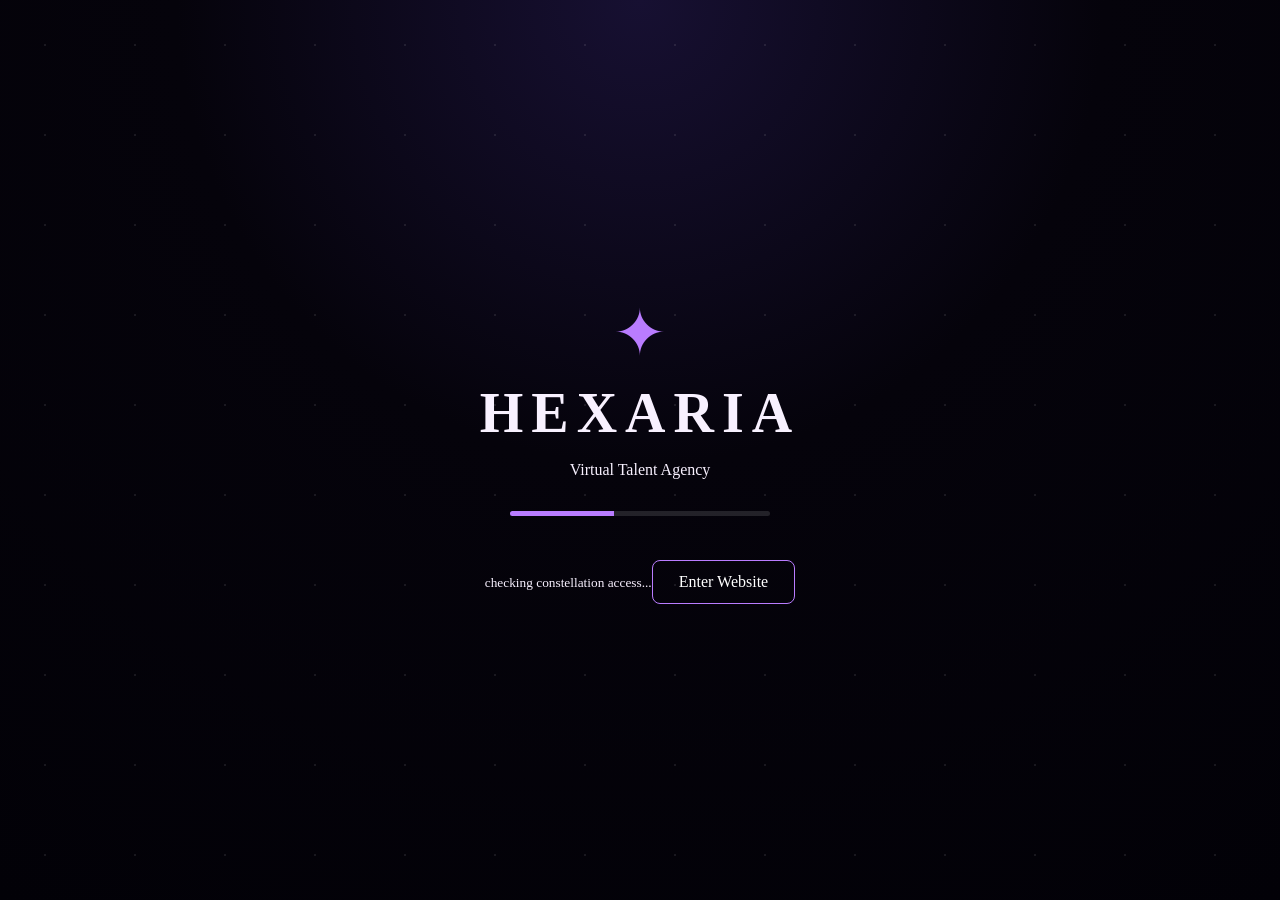
<file: index.html>
<!doctype html><html lang="en"><head><meta charset="UTF-8"><meta name="viewport" content="width=device-width, initial-scale=1.0"><title>Hexaria Gate</title><link rel="stylesheet" href="assets/css/style.css"></head><body class="gate-body"><main class="gate"><div class="gate-mark">✦</div><h1>HEXARIA</h1><p>Virtual Talent Agency</p><div class="loader"><span></span></div><small>checking constellation access...</small><a class="enter" href="home.html">Enter Website</a></main><script>setTimeout(()=>{location.href='home.html'},1800)</script></body></html>
</file>
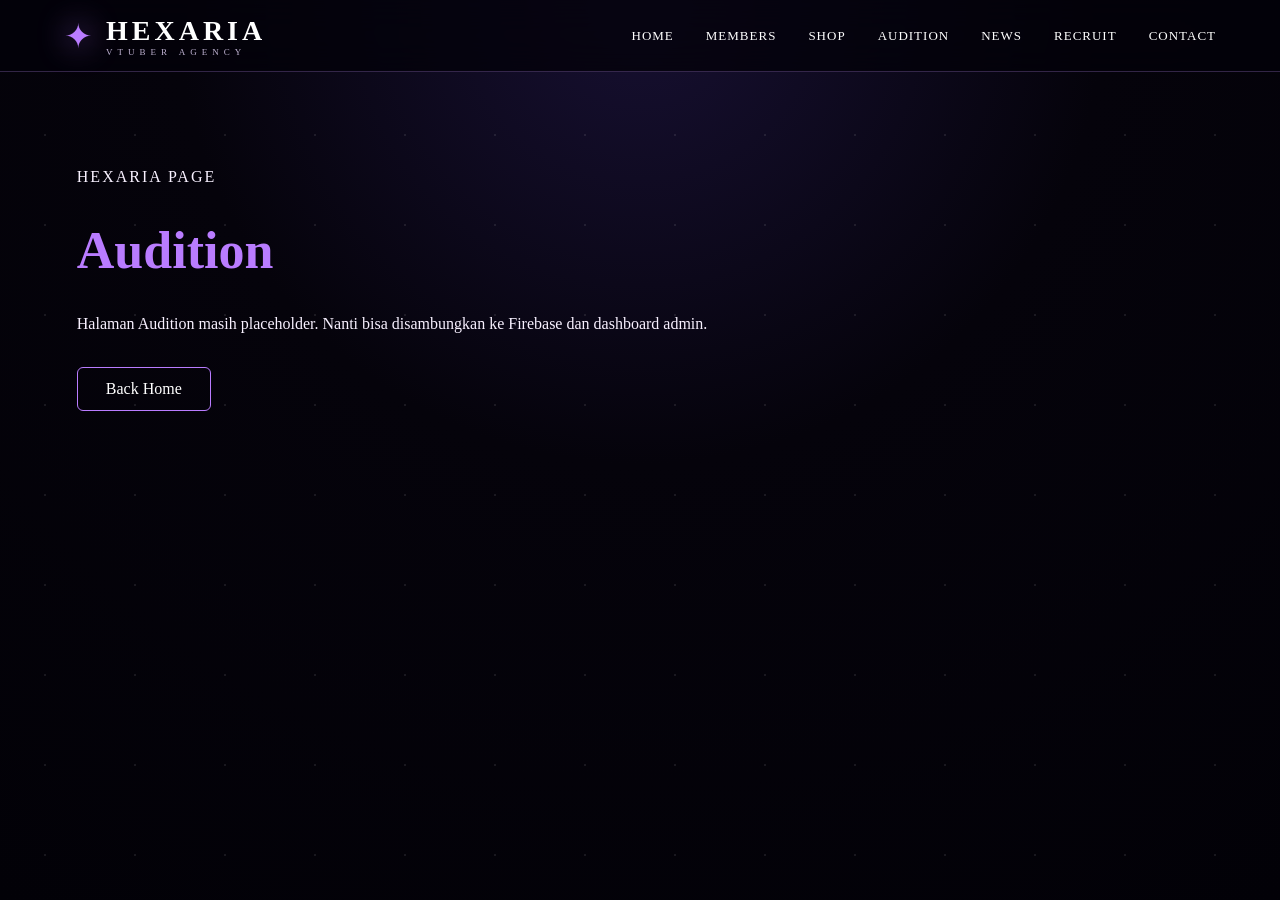
<file: pages/audition.html>
<!doctype html><html lang="en"><head><meta charset="UTF-8"><meta name="viewport" content="width=device-width, initial-scale=1.0"><title>Audition — Hexaria</title><link rel="stylesheet" href="../assets/css/style.css"></head><body><header class="site-header"><a class="brand" href="../home.html"><span>✦</span><div><b>HEXARIA</b><small>VTUBER AGENCY</small></div></a><nav><a href="../home.html">Home</a><a href="../home.html#members">Members</a><a href="shop.html">Shop</a><a href="audition.html">Audition</a><a href="news.html">News</a><a href="recruit.html">Recruit</a><a href="contact.html">Contact</a></nav></header><main class="basic-page"><p class="eyebrow">Hexaria Page</p><h1>Audition</h1><p>Halaman Audition masih placeholder. Nanti bisa disambungkan ke Firebase dan dashboard admin.</p><a class="btn" href="../home.html">Back Home</a></main></body></html>
</file>
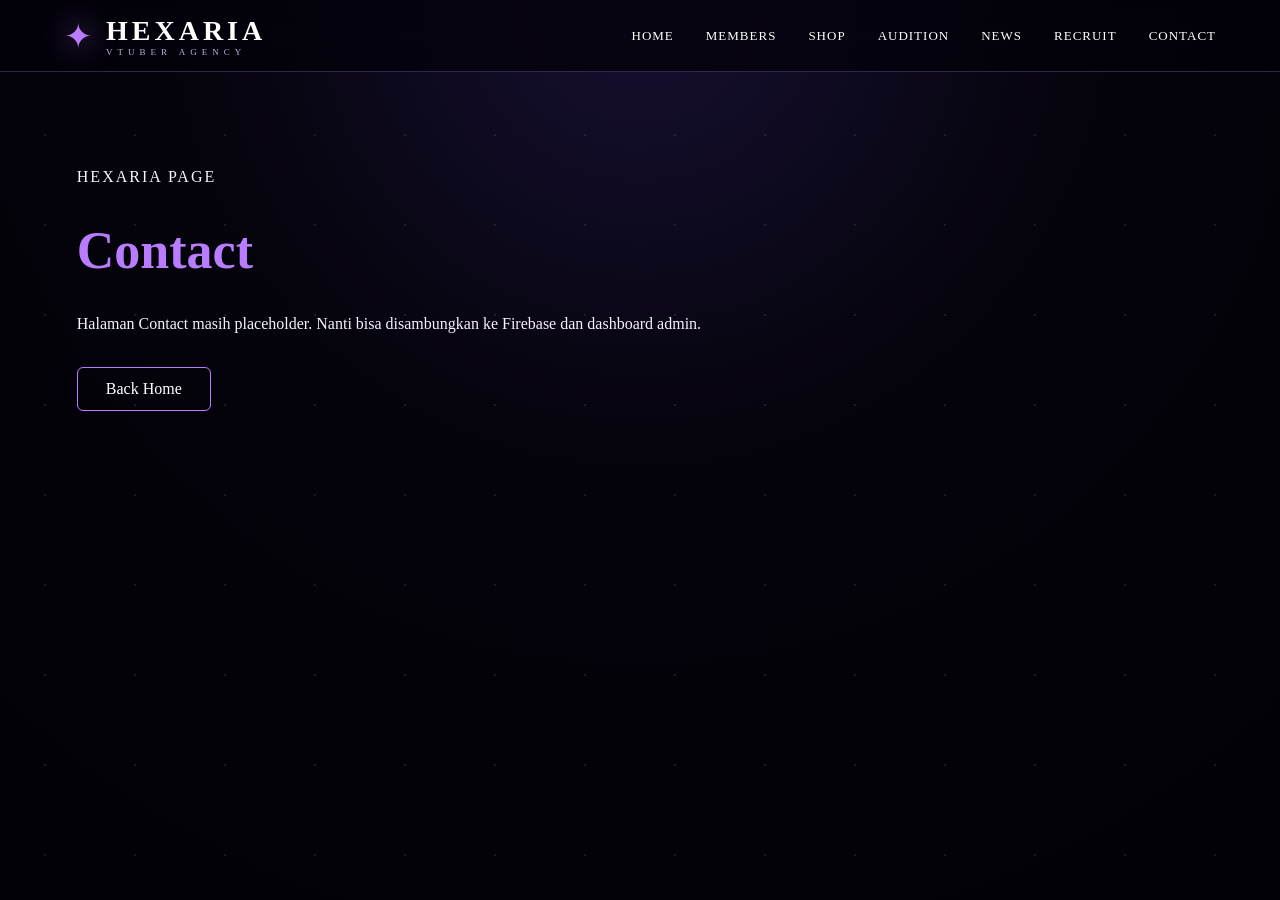
<file: pages/contact.html>
<!doctype html><html lang="en"><head><meta charset="UTF-8"><meta name="viewport" content="width=device-width, initial-scale=1.0"><title>Contact — Hexaria</title><link rel="stylesheet" href="../assets/css/style.css"></head><body><header class="site-header"><a class="brand" href="../home.html"><span>✦</span><div><b>HEXARIA</b><small>VTUBER AGENCY</small></div></a><nav><a href="../home.html">Home</a><a href="../home.html#members">Members</a><a href="shop.html">Shop</a><a href="audition.html">Audition</a><a href="news.html">News</a><a href="recruit.html">Recruit</a><a href="contact.html">Contact</a></nav></header><main class="basic-page"><p class="eyebrow">Hexaria Page</p><h1>Contact</h1><p>Halaman Contact masih placeholder. Nanti bisa disambungkan ke Firebase dan dashboard admin.</p><a class="btn" href="../home.html">Back Home</a></main></body></html>
</file>
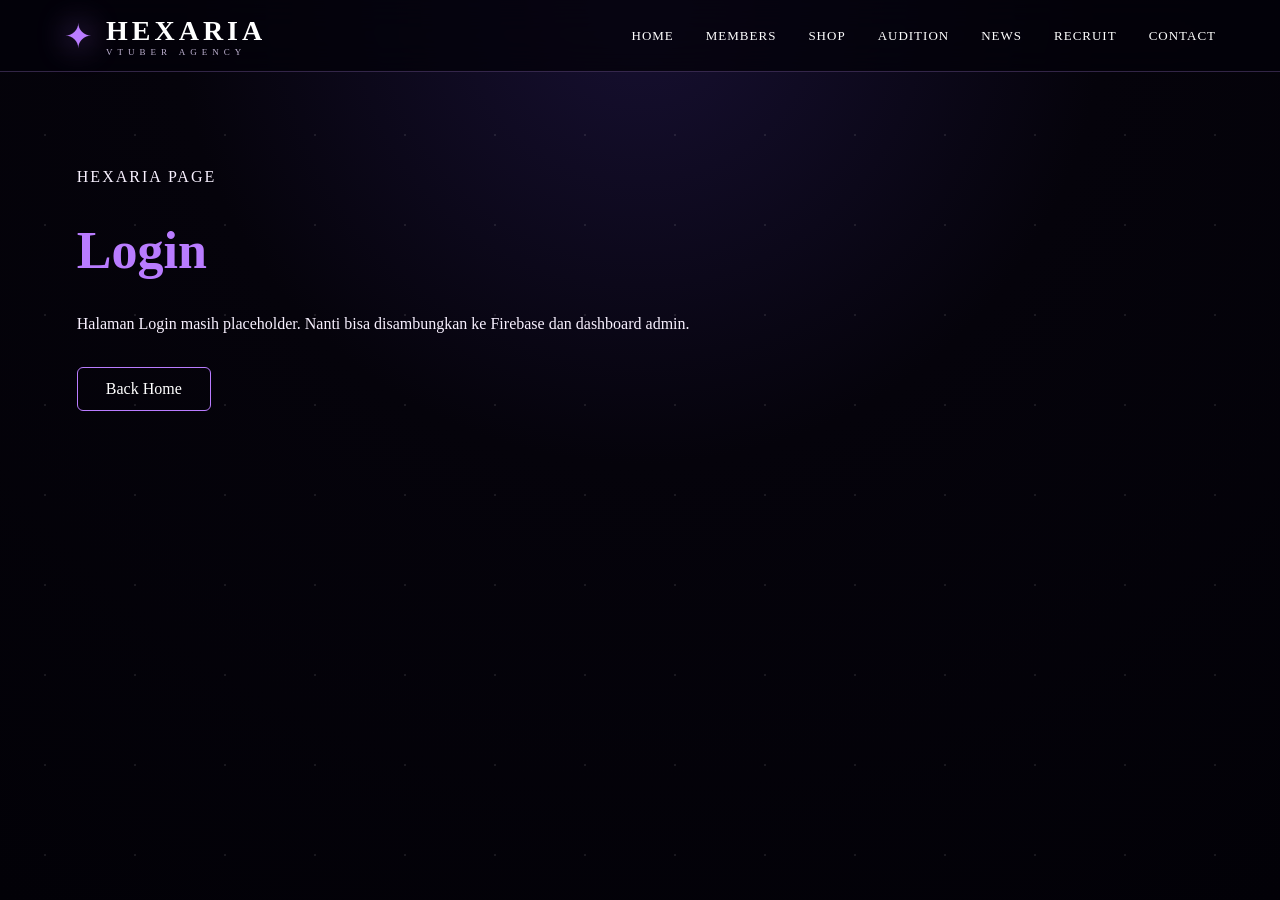
<file: pages/login.html>
<!doctype html><html lang="en"><head><meta charset="UTF-8"><meta name="viewport" content="width=device-width, initial-scale=1.0"><title>Login — Hexaria</title><link rel="stylesheet" href="../assets/css/style.css"></head><body><header class="site-header"><a class="brand" href="../home.html"><span>✦</span><div><b>HEXARIA</b><small>VTUBER AGENCY</small></div></a><nav><a href="../home.html">Home</a><a href="../home.html#members">Members</a><a href="shop.html">Shop</a><a href="audition.html">Audition</a><a href="news.html">News</a><a href="recruit.html">Recruit</a><a href="contact.html">Contact</a></nav></header><main class="basic-page"><p class="eyebrow">Hexaria Page</p><h1>Login</h1><p>Halaman Login masih placeholder. Nanti bisa disambungkan ke Firebase dan dashboard admin.</p><a class="btn" href="../home.html">Back Home</a></main></body></html>
</file>
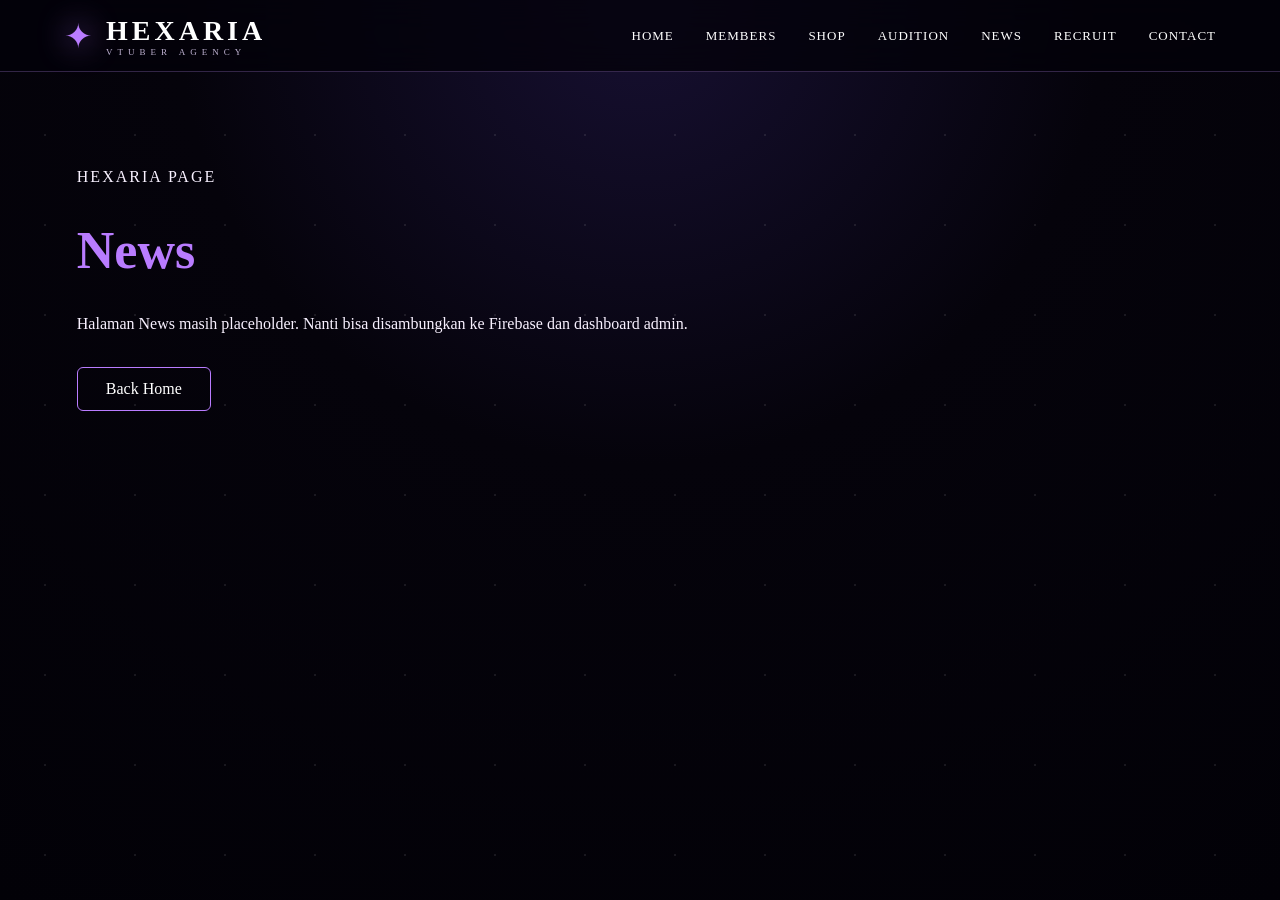
<file: pages/news.html>
<!doctype html><html lang="en"><head><meta charset="UTF-8"><meta name="viewport" content="width=device-width, initial-scale=1.0"><title>News — Hexaria</title><link rel="stylesheet" href="../assets/css/style.css"></head><body><header class="site-header"><a class="brand" href="../home.html"><span>✦</span><div><b>HEXARIA</b><small>VTUBER AGENCY</small></div></a><nav><a href="../home.html">Home</a><a href="../home.html#members">Members</a><a href="shop.html">Shop</a><a href="audition.html">Audition</a><a href="news.html">News</a><a href="recruit.html">Recruit</a><a href="contact.html">Contact</a></nav></header><main class="basic-page"><p class="eyebrow">Hexaria Page</p><h1>News</h1><p>Halaman News masih placeholder. Nanti bisa disambungkan ke Firebase dan dashboard admin.</p><a class="btn" href="../home.html">Back Home</a></main></body></html>
</file>
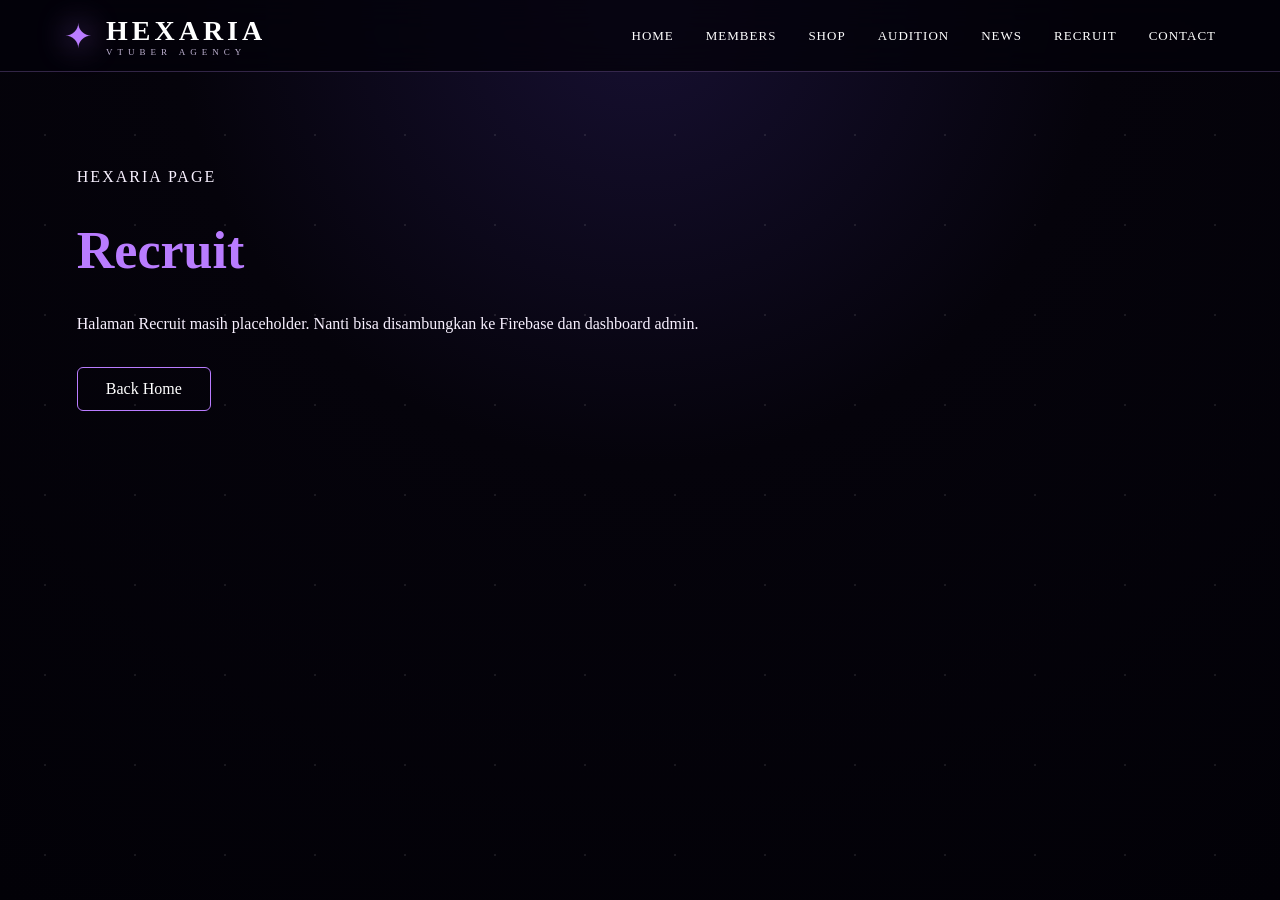
<file: pages/recruit.html>
<!doctype html><html lang="en"><head><meta charset="UTF-8"><meta name="viewport" content="width=device-width, initial-scale=1.0"><title>Recruit — Hexaria</title><link rel="stylesheet" href="../assets/css/style.css"></head><body><header class="site-header"><a class="brand" href="../home.html"><span>✦</span><div><b>HEXARIA</b><small>VTUBER AGENCY</small></div></a><nav><a href="../home.html">Home</a><a href="../home.html#members">Members</a><a href="shop.html">Shop</a><a href="audition.html">Audition</a><a href="news.html">News</a><a href="recruit.html">Recruit</a><a href="contact.html">Contact</a></nav></header><main class="basic-page"><p class="eyebrow">Hexaria Page</p><h1>Recruit</h1><p>Halaman Recruit masih placeholder. Nanti bisa disambungkan ke Firebase dan dashboard admin.</p><a class="btn" href="../home.html">Back Home</a></main></body></html>
</file>
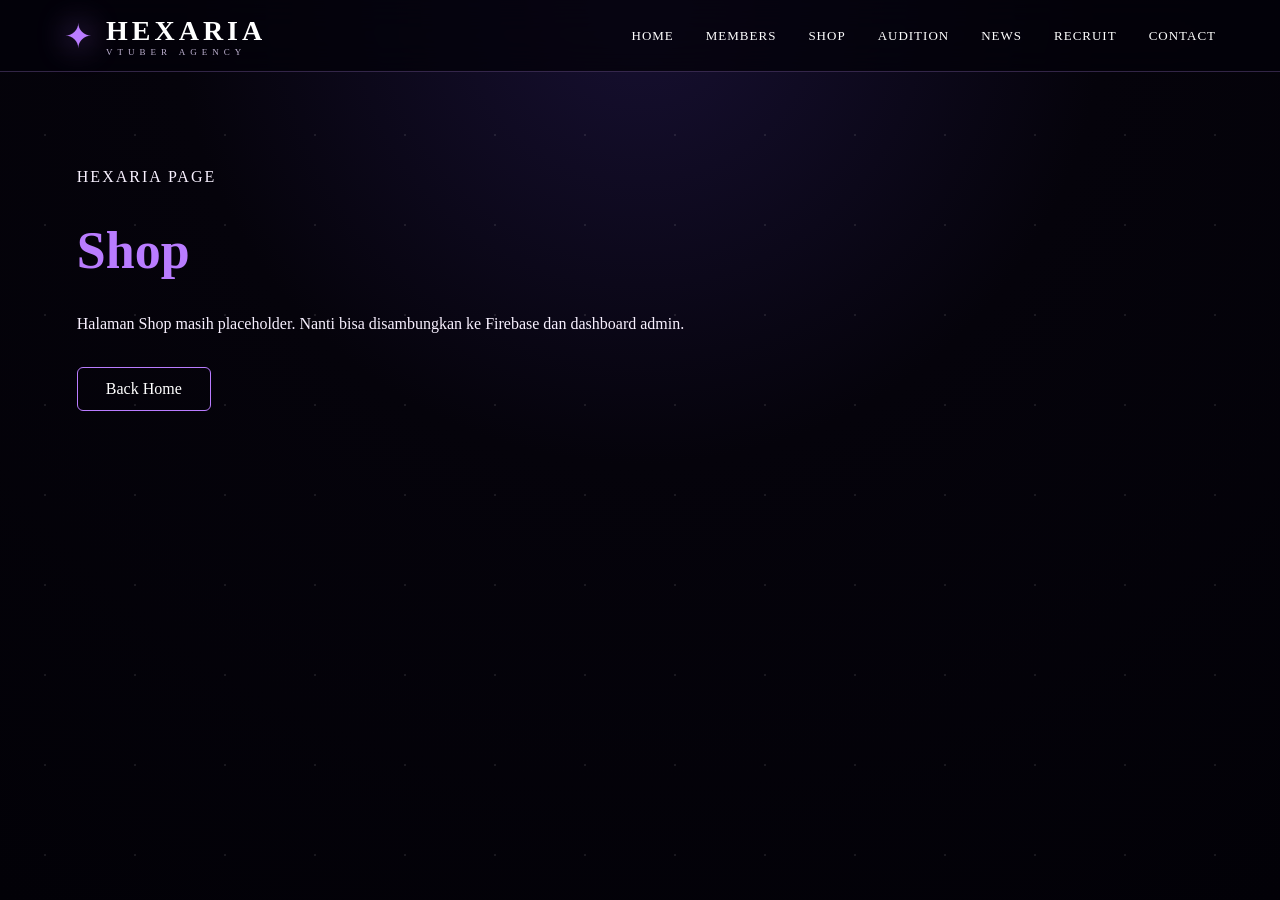
<file: pages/shop.html>
<!doctype html><html lang="en"><head><meta charset="UTF-8"><meta name="viewport" content="width=device-width, initial-scale=1.0"><title>Shop — Hexaria</title><link rel="stylesheet" href="../assets/css/style.css"></head><body><header class="site-header"><a class="brand" href="../home.html"><span>✦</span><div><b>HEXARIA</b><small>VTUBER AGENCY</small></div></a><nav><a href="../home.html">Home</a><a href="../home.html#members">Members</a><a href="shop.html">Shop</a><a href="audition.html">Audition</a><a href="news.html">News</a><a href="recruit.html">Recruit</a><a href="contact.html">Contact</a></nav></header><main class="basic-page"><p class="eyebrow">Hexaria Page</p><h1>Shop</h1><p>Halaman Shop masih placeholder. Nanti bisa disambungkan ke Firebase dan dashboard admin.</p><a class="btn" href="../home.html">Back Home</a></main></body></html>
</file>
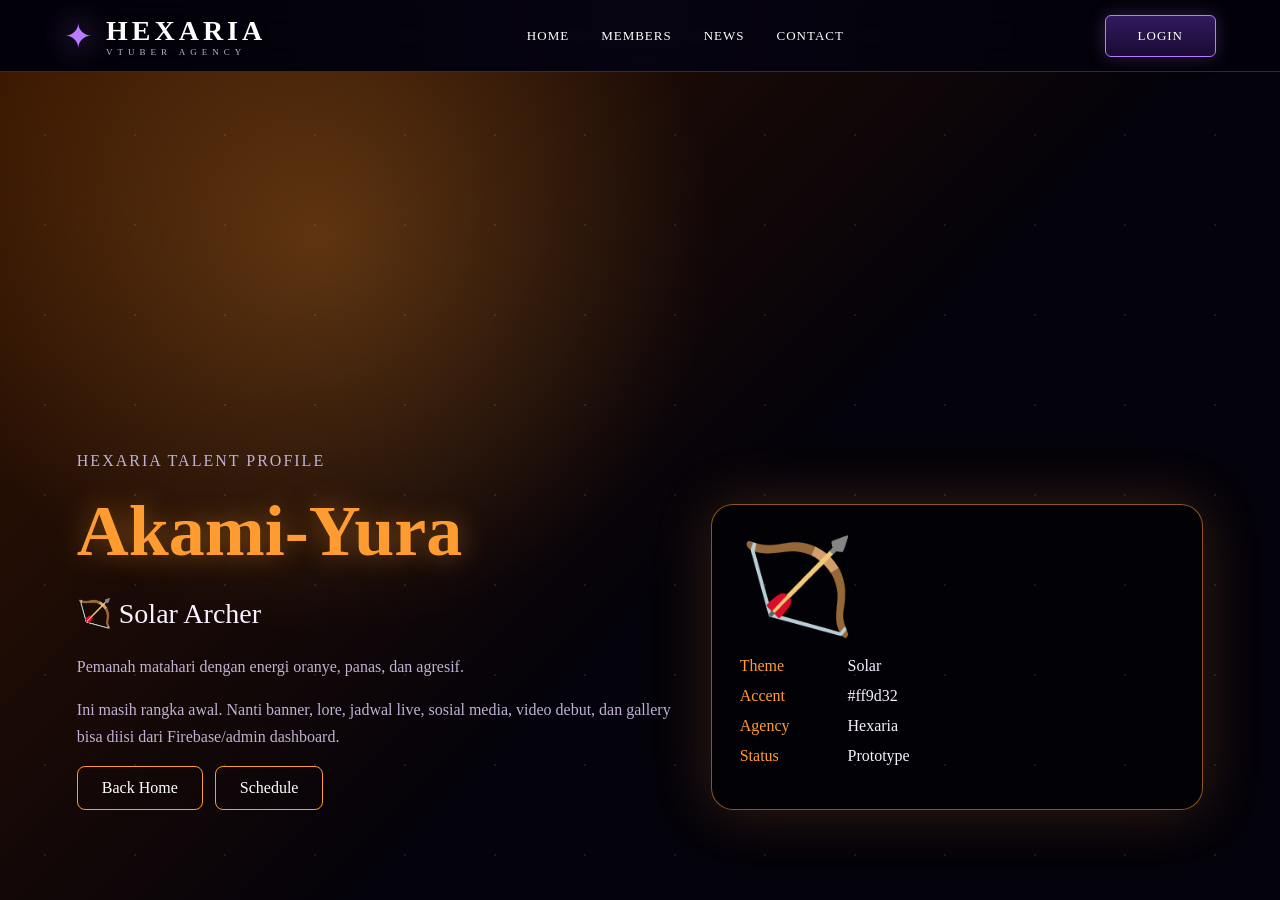
<file: pages/talents/akami-yura.html>
<!doctype html><html lang="en"><head><meta charset="UTF-8"><meta name="viewport" content="width=device-width, initial-scale=1.0"><title>Akami-Yura — Hexaria</title><link rel="stylesheet" href="../../assets/css/style.css"></head><body class="profile-page theme-solar"><header class="site-header"><a class="brand" href="../../home.html"><span>✦</span><div><b>HEXARIA</b><small>VTUBER AGENCY</small></div></a><nav><a href="../../home.html">Home</a><a href="../../home.html#members">Members</a><a href="../news.html">News</a><a href="../contact.html">Contact</a></nav><a class="login" href="../login.html">Login</a></header><main class="profile-hero"><section class="profile-copy"><p class="eyebrow">Hexaria Talent Profile</p><h1>Akami-Yura</h1><h2>🏹 Solar Archer</h2><p>Pemanah matahari dengan energi oranye, panas, dan agresif.</p><p>Ini masih rangka awal. Nanti banner, lore, jadwal live, sosial media, video debut, dan gallery bisa diisi dari Firebase/admin dashboard.</p><div class="profile-actions"><a href="../../home.html">Back Home</a><a href="#schedule">Schedule</a></div></section><aside class="profile-badge"><div class="big">🏹</div><dl><dt>Theme</dt><dd>Solar</dd><dt>Accent</dt><dd>#ff9d32</dd><dt>Agency</dt><dd>Hexaria</dd><dt>Status</dt><dd>Prototype</dd></dl></aside></main></body></html>
</file>
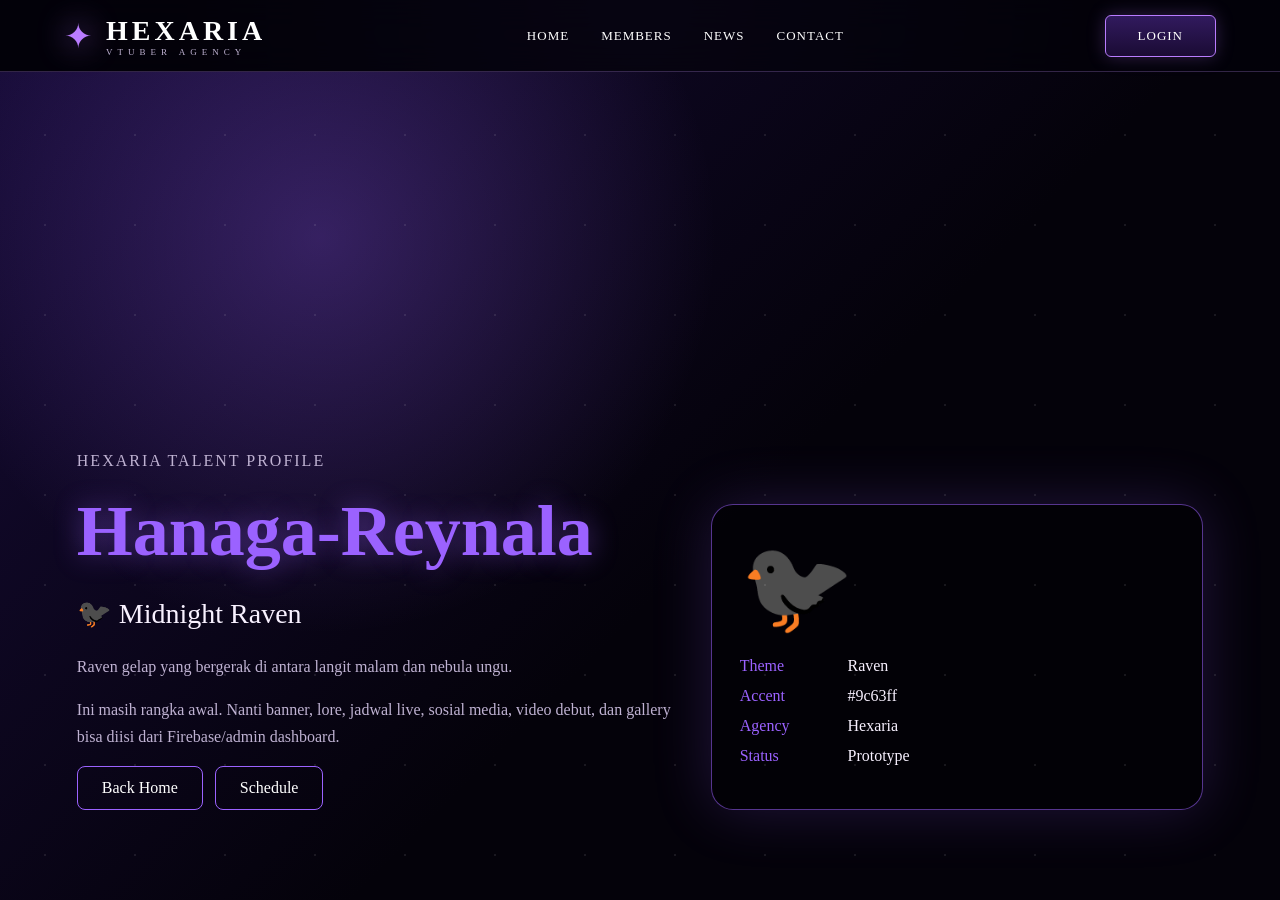
<file: pages/talents/hanaga-reynala.html>
<!doctype html><html lang="en"><head><meta charset="UTF-8"><meta name="viewport" content="width=device-width, initial-scale=1.0"><title>Hanaga-Reynala — Hexaria</title><link rel="stylesheet" href="../../assets/css/style.css"></head><body class="profile-page theme-raven"><header class="site-header"><a class="brand" href="../../home.html"><span>✦</span><div><b>HEXARIA</b><small>VTUBER AGENCY</small></div></a><nav><a href="../../home.html">Home</a><a href="../../home.html#members">Members</a><a href="../news.html">News</a><a href="../contact.html">Contact</a></nav><a class="login" href="../login.html">Login</a></header><main class="profile-hero"><section class="profile-copy"><p class="eyebrow">Hexaria Talent Profile</p><h1>Hanaga-Reynala</h1><h2>🐦‍⬛ Midnight Raven</h2><p>Raven gelap yang bergerak di antara langit malam dan nebula ungu.</p><p>Ini masih rangka awal. Nanti banner, lore, jadwal live, sosial media, video debut, dan gallery bisa diisi dari Firebase/admin dashboard.</p><div class="profile-actions"><a href="../../home.html">Back Home</a><a href="#schedule">Schedule</a></div></section><aside class="profile-badge"><div class="big">🐦‍⬛</div><dl><dt>Theme</dt><dd>Raven</dd><dt>Accent</dt><dd>#9c63ff</dd><dt>Agency</dt><dd>Hexaria</dd><dt>Status</dt><dd>Prototype</dd></dl></aside></main></body></html>
</file>
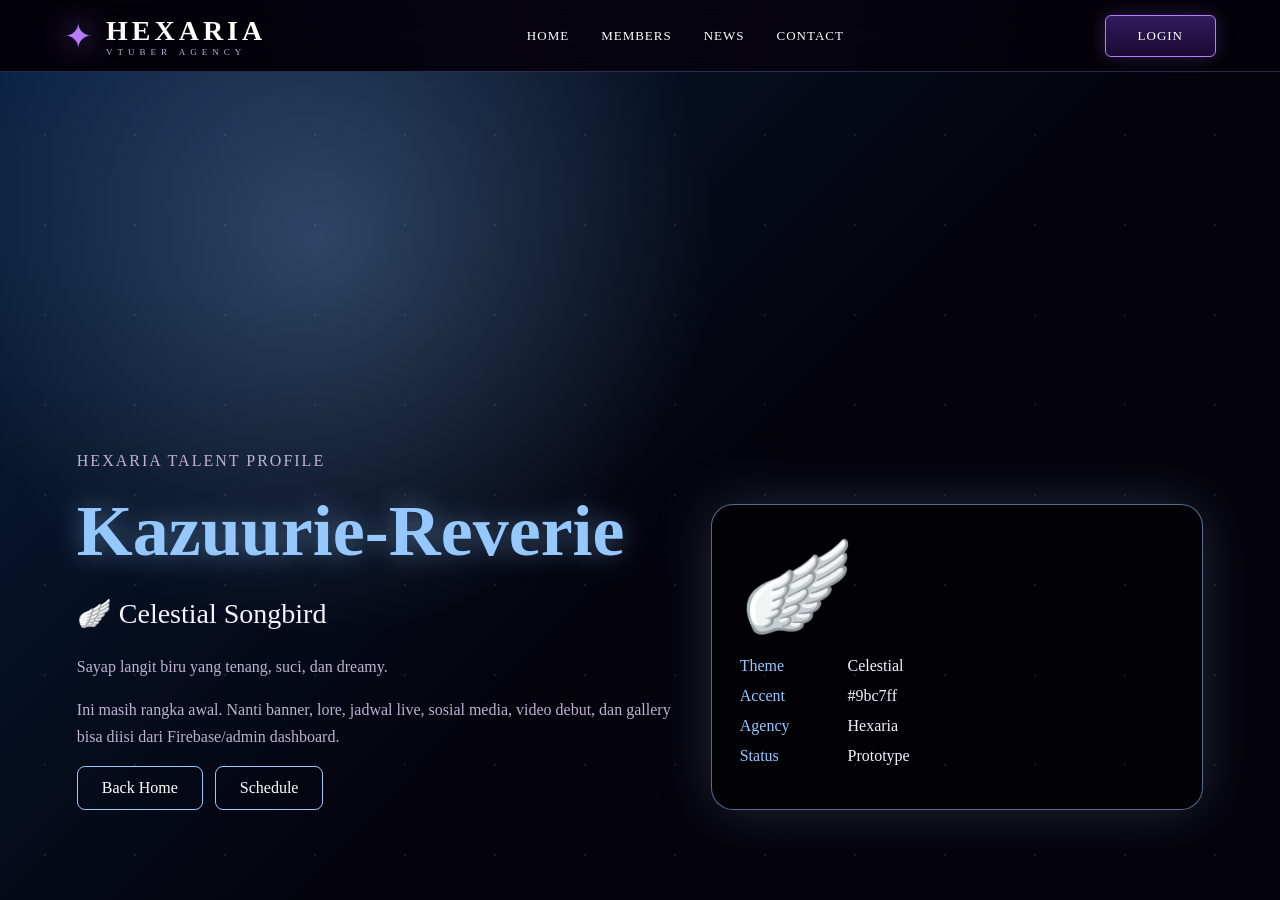
<file: pages/talents/kazuurie-reverie.html>
<!doctype html><html lang="en"><head><meta charset="UTF-8"><meta name="viewport" content="width=device-width, initial-scale=1.0"><title>Kazuurie-Reverie — Hexaria</title><link rel="stylesheet" href="../../assets/css/style.css"></head><body class="profile-page theme-celestial"><header class="site-header"><a class="brand" href="../../home.html"><span>✦</span><div><b>HEXARIA</b><small>VTUBER AGENCY</small></div></a><nav><a href="../../home.html">Home</a><a href="../../home.html#members">Members</a><a href="../news.html">News</a><a href="../contact.html">Contact</a></nav><a class="login" href="../login.html">Login</a></header><main class="profile-hero"><section class="profile-copy"><p class="eyebrow">Hexaria Talent Profile</p><h1>Kazuurie-Reverie</h1><h2>🪽 Celestial Songbird</h2><p>Sayap langit biru yang tenang, suci, dan dreamy.</p><p>Ini masih rangka awal. Nanti banner, lore, jadwal live, sosial media, video debut, dan gallery bisa diisi dari Firebase/admin dashboard.</p><div class="profile-actions"><a href="../../home.html">Back Home</a><a href="#schedule">Schedule</a></div></section><aside class="profile-badge"><div class="big">🪽</div><dl><dt>Theme</dt><dd>Celestial</dd><dt>Accent</dt><dd>#9bc7ff</dd><dt>Agency</dt><dd>Hexaria</dd><dt>Status</dt><dd>Prototype</dd></dl></aside></main></body></html>
</file>
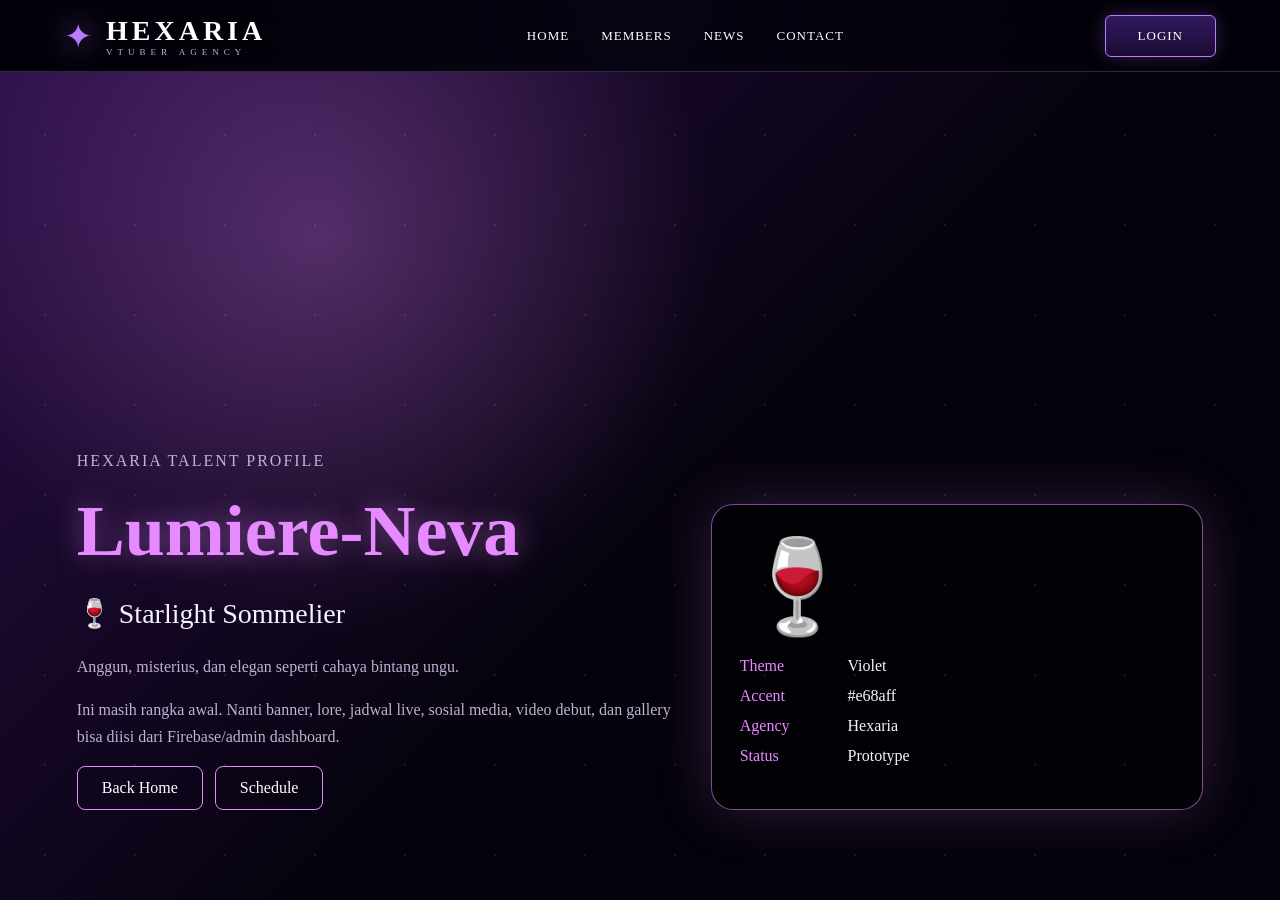
<file: pages/talents/lumiere-neva.html>
<!doctype html><html lang="en"><head><meta charset="UTF-8"><meta name="viewport" content="width=device-width, initial-scale=1.0"><title>Lumiere-Neva — Hexaria</title><link rel="stylesheet" href="../../assets/css/style.css"></head><body class="profile-page theme-violet"><header class="site-header"><a class="brand" href="../../home.html"><span>✦</span><div><b>HEXARIA</b><small>VTUBER AGENCY</small></div></a><nav><a href="../../home.html">Home</a><a href="../../home.html#members">Members</a><a href="../news.html">News</a><a href="../contact.html">Contact</a></nav><a class="login" href="../login.html">Login</a></header><main class="profile-hero"><section class="profile-copy"><p class="eyebrow">Hexaria Talent Profile</p><h1>Lumiere-Neva</h1><h2>🍷 Starlight Sommelier</h2><p>Anggun, misterius, dan elegan seperti cahaya bintang ungu.</p><p>Ini masih rangka awal. Nanti banner, lore, jadwal live, sosial media, video debut, dan gallery bisa diisi dari Firebase/admin dashboard.</p><div class="profile-actions"><a href="../../home.html">Back Home</a><a href="#schedule">Schedule</a></div></section><aside class="profile-badge"><div class="big">🍷</div><dl><dt>Theme</dt><dd>Violet</dd><dt>Accent</dt><dd>#e68aff</dd><dt>Agency</dt><dd>Hexaria</dd><dt>Status</dt><dd>Prototype</dd></dl></aside></main></body></html>
</file>
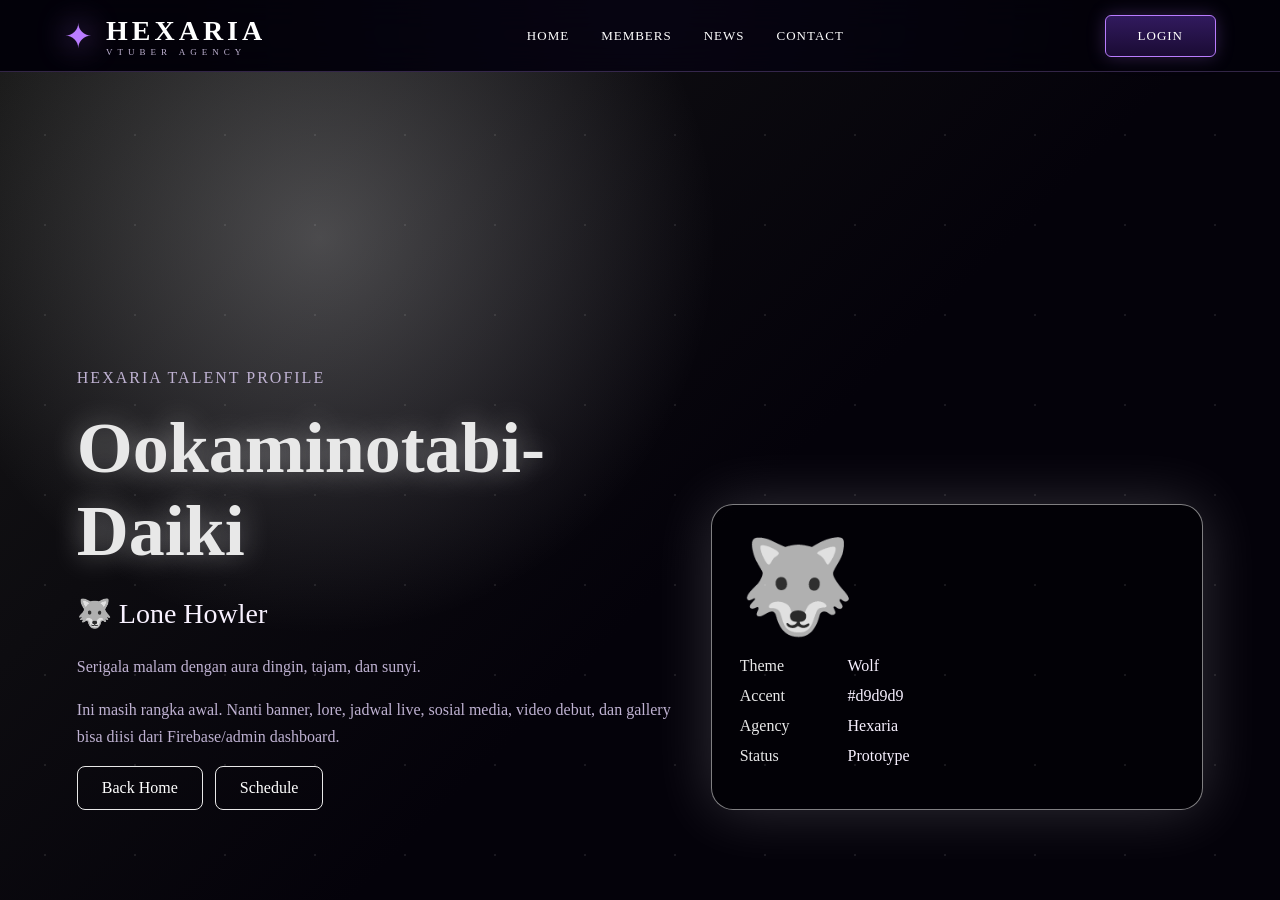
<file: pages/talents/ookaminotabi-daiki.html>
<!doctype html><html lang="en"><head><meta charset="UTF-8"><meta name="viewport" content="width=device-width, initial-scale=1.0"><title>Ookaminotabi-Daiki — Hexaria</title><link rel="stylesheet" href="../../assets/css/style.css"></head><body class="profile-page theme-wolf"><header class="site-header"><a class="brand" href="../../home.html"><span>✦</span><div><b>HEXARIA</b><small>VTUBER AGENCY</small></div></a><nav><a href="../../home.html">Home</a><a href="../../home.html#members">Members</a><a href="../news.html">News</a><a href="../contact.html">Contact</a></nav><a class="login" href="../login.html">Login</a></header><main class="profile-hero"><section class="profile-copy"><p class="eyebrow">Hexaria Talent Profile</p><h1>Ookaminotabi-Daiki</h1><h2>🐺 Lone Howler</h2><p>Serigala malam dengan aura dingin, tajam, dan sunyi.</p><p>Ini masih rangka awal. Nanti banner, lore, jadwal live, sosial media, video debut, dan gallery bisa diisi dari Firebase/admin dashboard.</p><div class="profile-actions"><a href="../../home.html">Back Home</a><a href="#schedule">Schedule</a></div></section><aside class="profile-badge"><div class="big">🐺</div><dl><dt>Theme</dt><dd>Wolf</dd><dt>Accent</dt><dd>#d9d9d9</dd><dt>Agency</dt><dd>Hexaria</dd><dt>Status</dt><dd>Prototype</dd></dl></aside></main></body></html>
</file>
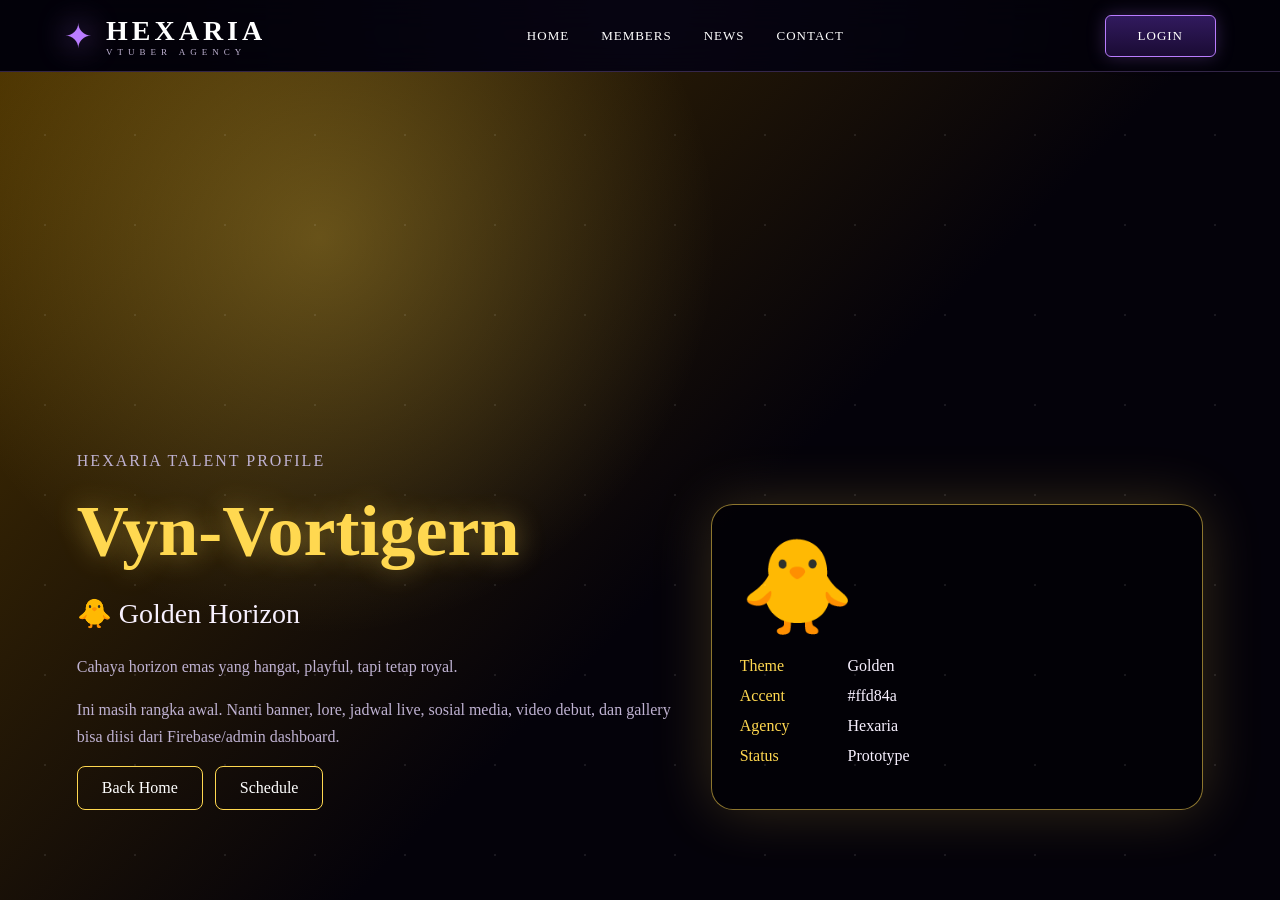
<file: pages/talents/vyn-vortigern.html>
<!doctype html><html lang="en"><head><meta charset="UTF-8"><meta name="viewport" content="width=device-width, initial-scale=1.0"><title>Vyn-Vortigern — Hexaria</title><link rel="stylesheet" href="../../assets/css/style.css"></head><body class="profile-page theme-golden"><header class="site-header"><a class="brand" href="../../home.html"><span>✦</span><div><b>HEXARIA</b><small>VTUBER AGENCY</small></div></a><nav><a href="../../home.html">Home</a><a href="../../home.html#members">Members</a><a href="../news.html">News</a><a href="../contact.html">Contact</a></nav><a class="login" href="../login.html">Login</a></header><main class="profile-hero"><section class="profile-copy"><p class="eyebrow">Hexaria Talent Profile</p><h1>Vyn-Vortigern</h1><h2>🐥 Golden Horizon</h2><p>Cahaya horizon emas yang hangat, playful, tapi tetap royal.</p><p>Ini masih rangka awal. Nanti banner, lore, jadwal live, sosial media, video debut, dan gallery bisa diisi dari Firebase/admin dashboard.</p><div class="profile-actions"><a href="../../home.html">Back Home</a><a href="#schedule">Schedule</a></div></section><aside class="profile-badge"><div class="big">🐥</div><dl><dt>Theme</dt><dd>Golden</dd><dt>Accent</dt><dd>#ffd84a</dd><dt>Agency</dt><dd>Hexaria</dd><dt>Status</dt><dd>Prototype</dd></dl></aside></main></body></html>
</file>
<file: assets/css/style.css>
:root{--bg:#05030b;--line:rgba(190,145,255,.25);--text:#f8f1ff;--muted:#bfb2d2;--purple:#b97cff}*{box-sizing:border-box}html{scroll-behavior:smooth}body{margin:0;background:radial-gradient(circle at top,#171032 0,#05030b 42%,#020107 100%);color:var(--text);font-family:Georgia,'Times New Roman',serif;min-height:100vh}body:before{content:"";position:fixed;inset:0;background-image:radial-gradient(#fff 1px,transparent 1px);background-size:90px 90px;opacity:.09;pointer-events:none}.site-header{height:72px;display:flex;align-items:center;justify-content:space-between;padding:0 5vw;background:rgba(3,2,9,.78);backdrop-filter:blur(16px);border-bottom:1px solid var(--line);position:sticky;top:0;z-index:20}.brand{display:flex;align-items:center;gap:14px;color:white;text-decoration:none}.brand span{font-size:34px;color:var(--purple);filter:drop-shadow(0 0 16px var(--purple))}.brand b{font-size:28px;letter-spacing:4px}.brand small{display:block;font-size:9px;letter-spacing:5px;color:var(--muted)}nav{display:flex;gap:32px}nav a,.login{color:white;text-decoration:none;text-transform:uppercase;font-size:13px;letter-spacing:1px;position:relative}.login{padding:12px 32px;border:1px solid var(--purple);border-radius:6px;background:linear-gradient(180deg,rgba(138,75,255,.35),rgba(73,32,135,.35));box-shadow:0 0 18px rgba(185,124,255,.25)}nav a:after{content:"";position:absolute;left:0;right:0;bottom:-14px;height:2px;background:var(--purple);transform:scaleX(0);transition:.25s}nav a:hover:after{transform:scaleX(1)}.hero-grid{display:grid;grid-template-columns:repeat(6,1fr);height:520px;border-bottom:1px solid var(--line);overflow:hidden}.talent-panel{position:relative;display:block;overflow:hidden;text-decoration:none;color:white;border-right:1px solid rgba(255,255,255,.14);background-image:var(--art);background-repeat:no-repeat;background-size:cover;background-position:center;filter:grayscale(1) brightness(.42) contrast(1.08);transition:filter .38s ease,transform .38s ease,box-shadow .38s ease,background-size .38s ease}.talent-panel:before{content:"";position:absolute;inset:0;background:radial-gradient(circle at var(--mx,50%) var(--my,50%),color-mix(in srgb,var(--accent),transparent 72%),transparent 23%),linear-gradient(180deg,rgba(0,0,0,.15),rgba(0,0,0,.74) 72%,rgba(0,0,0,.94));opacity:.52;transition:.35s}.talent-panel:after{content:"";position:absolute;inset:-40%;background:var(--fx);opacity:0;transform:translateY(28px) scale(.96);transition:.42s ease;pointer-events:none}.talent-panel:hover,.talent-panel:focus-visible,.talent-panel.is-active{filter:grayscale(0) brightness(1.08) contrast(1.04) saturate(1.18);transform:translateY(-5px);box-shadow:inset 0 0 0 1px color-mix(in srgb,var(--accent),transparent 35%),0 0 42px color-mix(in srgb,var(--accent),transparent 62%);z-index:3}.talent-panel:hover:before,.talent-panel:focus-visible:before,.talent-panel.is-active:before{opacity:.18}.talent-panel:hover:after,.talent-panel:focus-visible:after,.talent-panel.is-active:after{opacity:.55;transform:translateY(0) scale(1);animation:talentFx 5s linear infinite}.panel-overlay{display:none}.panel-info{position:absolute;left:26px;right:20px;bottom:24px;text-shadow:0 0 14px rgba(0,0,0,.8);z-index:2;transform:translateY(10px);transition:.32s}.talent-panel:hover .panel-info,.talent-panel:focus-visible .panel-info,.talent-panel.is-active .panel-info{transform:translateY(0)}.sigil{font-size:36px;display:grid;place-items:center;width:58px;height:58px;margin-bottom:14px;border-radius:18px;background:rgba(0,0,0,.45);border:1px solid color-mix(in srgb,var(--accent),transparent 45%);box-shadow:0 0 22px color-mix(in srgb,var(--accent),transparent 70%)}.panel-info h2{margin:0;color:var(--accent);font-size:23px;letter-spacing:.4px}.panel-info p{margin:7px 0 18px;color:#f1eaff}.panel-info em{font-size:12px;text-transform:uppercase;letter-spacing:1.5px;color:white}.theme-violet{--accent:#e68aff;--dark:#2a0e48;--fx:radial-gradient(circle,#e68aff 0 1px,transparent 2px),linear-gradient(115deg,transparent 0 48%,rgba(230,138,255,.26) 50%,transparent 52%);background-color:#210837}.theme-wolf{--accent:#e8e8e8;--dark:#161616;--fx:radial-gradient(circle at 40% 30%,rgba(255,255,255,.7),transparent 4%),linear-gradient(145deg,transparent 0 47%,rgba(255,255,255,.22) 50%,transparent 55%);background-color:#090909}.theme-raven{--accent:#9b62ff;--dark:#160b36;--fx:radial-gradient(ellipse at 30% 20%,rgba(155,98,255,.42),transparent 28%),repeating-linear-gradient(120deg,transparent 0 18px,rgba(155,98,255,.14) 20px,transparent 34px);background-color:#100521}.theme-solar{--accent:#ff9c31;--dark:#361500;--fx:radial-gradient(circle at 35% 70%,rgba(255,156,49,.55),transparent 22%),repeating-linear-gradient(25deg,transparent 0 24px,rgba(255,156,49,.14) 26px,transparent 42px);background-color:#1a0800}.theme-celestial{--accent:#94c8ff;--dark:#071f3d;--fx:radial-gradient(circle,#94c8ff 0 1px,transparent 2px),linear-gradient(70deg,transparent 0 44%,rgba(148,200,255,.2) 50%,transparent 56%);background-color:#031326}.theme-golden{--accent:#ffd850;--dark:#4a3200;--fx:radial-gradient(circle at 70% 32%,rgba(255,216,80,.6),transparent 20%),repeating-radial-gradient(circle at 55% 48%,rgba(255,216,80,.14) 0 2px,transparent 3px 22px);background-color:#221400}@keyframes talentFx{from{background-position:0 0,0 0}to{background-position:0 90px,80px 0}}.home-layout{display:grid;grid-template-columns:1fr 1.55fr 1.2fr;gap:16px;padding:22px 3vw}.glass{border:1px solid var(--line);background:linear-gradient(135deg,rgba(15,13,33,.8),rgba(5,3,14,.55));border-radius:14px;padding:28px;box-shadow:0 18px 60px rgba(0,0,0,.22)}.eyebrow{text-transform:uppercase;letter-spacing:2px}.welcome h1{font-size:42px;margin:0}.welcome p{line-height:1.55;color:var(--muted)}.btn{display:inline-block;margin-top:18px;color:white;text-decoration:none;border:1px solid var(--purple);padding:12px 28px;border-radius:6px}.news h3,.quick h3{margin-top:0;text-transform:uppercase;letter-spacing:1.5px}.news-item{display:grid;grid-template-columns:76px 1fr;gap:14px;padding:12px 0;border-bottom:1px solid rgba(255,255,255,.09)}.news-item span{font-size:11px;background:rgba(185,124,255,.25);border:1px solid var(--line);height:22px;text-align:center;padding-top:4px;border-radius:4px}.news-item p{margin:3px 0;color:var(--muted)}.quick a{display:block;color:white;text-decoration:none;padding:12px 0;border-bottom:1px solid rgba(255,255,255,.08)}.members{padding:0 3vw 34px}.section-title{display:flex;justify-content:space-between;align-items:center;border-top:1px solid var(--line);padding-top:20px}.section-title a{color:white;text-decoration:none;border:1px solid var(--purple);padding:10px 22px;border-radius:6px}.mini-grid{display:grid;grid-template-columns:repeat(6,1fr);gap:14px}.mini-card{display:flex;align-items:center;gap:14px;padding:16px;border:1px solid color-mix(in srgb,var(--accent),transparent 60%);border-radius:10px;text-decoration:none;color:white;background:linear-gradient(135deg,color-mix(in srgb,var(--accent),transparent 82%),rgba(0,0,0,.45));transition:.2s}.mini-card:hover{transform:translateY(-5px);box-shadow:0 0 24px color-mix(in srgb,var(--accent),transparent 75%)}.mini-card span{width:50px;height:50px;display:grid;place-items:center;border-radius:50%;border:1px solid var(--accent);font-size:26px}.mini-card b{color:var(--accent)}.mini-card small{display:block;color:var(--muted);margin-top:4px}footer{display:flex;justify-content:space-between;padding:32px 5vw;border-top:1px solid var(--line);color:var(--muted)}.gate-body{display:grid;place-items:center}.gate{text-align:center}.gate-mark{font-size:64px;color:var(--purple);animation:pulse 1.4s infinite}.gate h1{font-size:56px;letter-spacing:8px;margin:10px 0}.loader{width:260px;height:5px;background:rgba(255,255,255,.12);border-radius:999px;margin:32px auto 14px;overflow:hidden}.loader span{display:block;height:100%;width:40%;background:var(--purple);animation:load 1.4s infinite}.enter{display:inline-block;margin-top:30px;color:white;text-decoration:none;border:1px solid var(--purple);padding:12px 26px;border-radius:8px}.profile-page{min-height:100vh}.profile-hero{display:grid;grid-template-columns:1.1fr .9fr;gap:32px;align-items:end;min-height:calc(100vh - 72px);padding:7vw 6vw;background:radial-gradient(circle at 25% 20%,color-mix(in srgb,var(--accent),transparent 72%),transparent 34%),linear-gradient(135deg,var(--dark),#04020a 56%)}.profile-copy h1{font-size:72px;margin:0;color:var(--accent);text-shadow:0 0 28px color-mix(in srgb,var(--accent),transparent 55%)}.profile-copy h2{font-size:28px;font-weight:400}.profile-copy p{max-width:720px;line-height:1.7;color:var(--muted)}.profile-badge{border:1px solid color-mix(in srgb,var(--accent),transparent 45%);border-radius:22px;padding:28px;background:rgba(0,0,0,.35);box-shadow:0 0 60px color-mix(in srgb,var(--accent),transparent 80%)}.profile-badge .big{font-size:92px}.profile-badge dl{display:grid;grid-template-columns:auto 1fr;gap:12px 18px}.profile-badge dt{color:var(--accent)}.profile-actions a{display:inline-block;margin-right:12px;color:white;text-decoration:none;border:1px solid var(--accent);padding:12px 24px;border-radius:8px}.basic-page{padding:80px 6vw}.basic-page h1{font-size:52px;color:var(--purple)}@keyframes load{0%{transform:translateX(-120%)}100%{transform:translateX(280%)}}@keyframes pulse{50%{transform:scale(1.1);filter:drop-shadow(0 0 22px var(--purple))}}@media(max-width:1000px){.site-header{height:auto;min-height:72px;flex-wrap:wrap;padding:14px 4vw}nav{order:3;width:100%;overflow-x:auto;padding:12px 0;gap:22px}.hero-grid{grid-template-columns:repeat(2,1fr);height:auto}.talent-panel{height:380px;background-size:cover}.home-layout,.mini-grid{grid-template-columns:1fr}.mini-card{min-height:90px}}@media(max-width:560px){.hero-grid{grid-template-columns:1fr}.talent-panel{height:420px}.panel-info h2{font-size:27px}.home-layout{padding:16px}.profile-hero{grid-template-columns:1fr}.profile-copy h1{font-size:46px}.brand b{font-size:22px}.login{display:none}}
</file>
